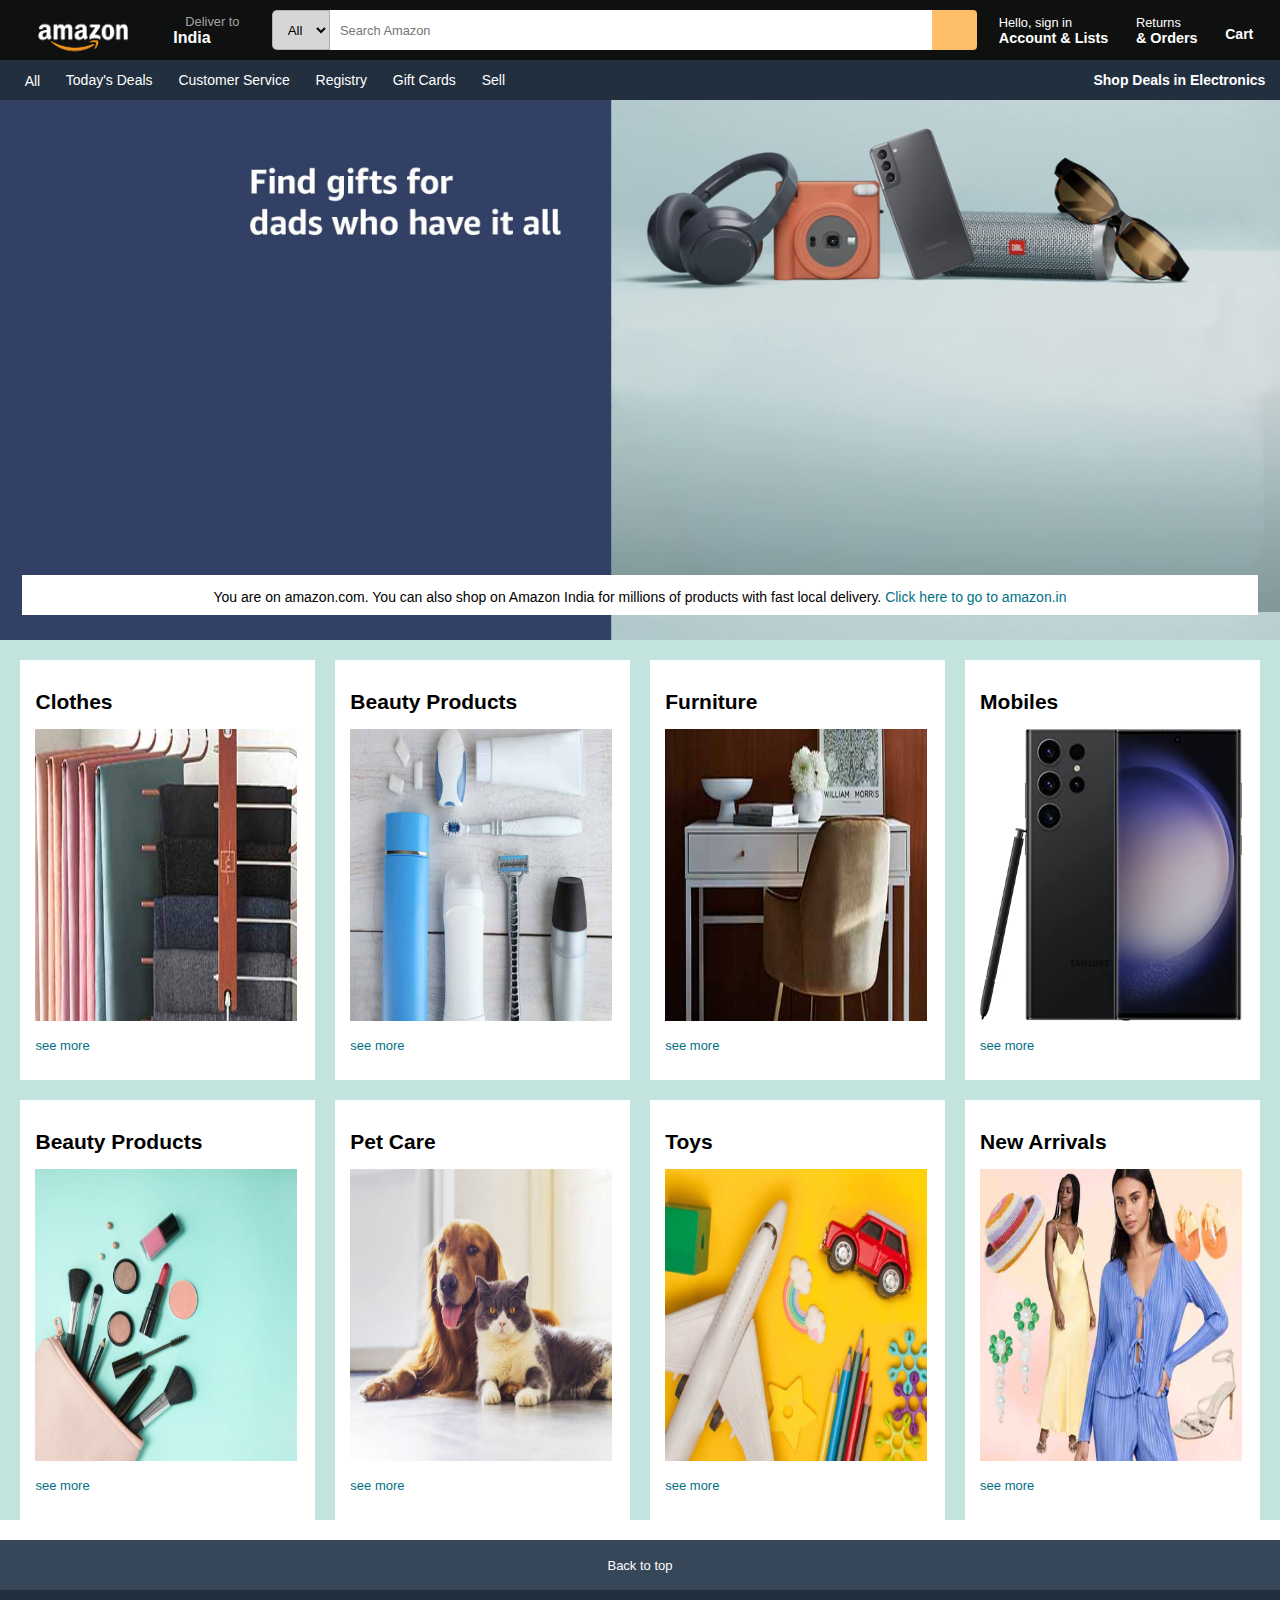
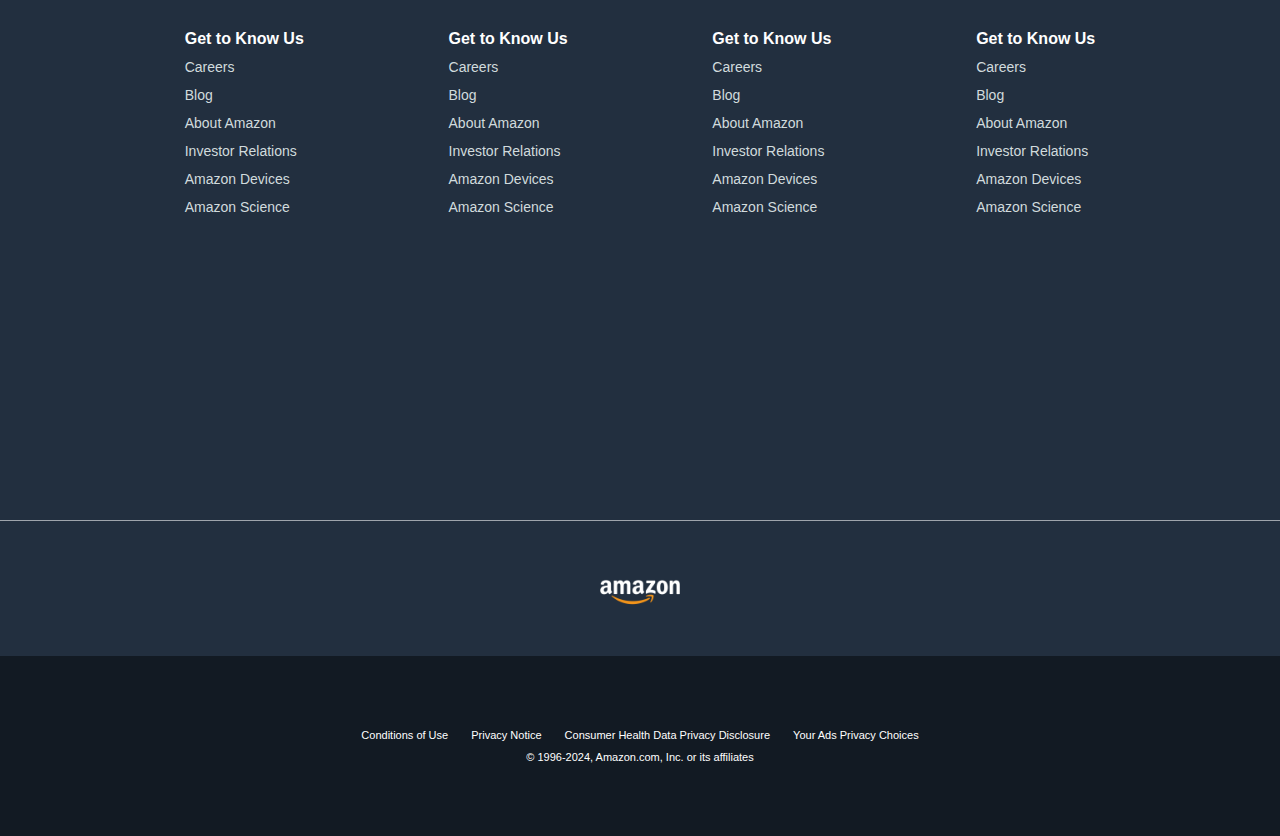
<file: index.html>
<!DOCTYPE html>
<html lang="en">
<head>
    <meta charset="UTF-8">
    <meta name="viewport" content="width=device-width, initial-scale=1.0">
    <title>Amazon</title>
    <link rel="stylesheet" href="https://cdnjs.cloudflare.com/ajax/libs/font-awesome/6.5.2/css/all.min.css" integrity="sha512-SnH5WK+bZxgPHs44uWIX+LLJAJ9/2PkPKZ5QiAj6Ta86w+fsb2TkcmfRyVX3pBnMFcV7oQPJkl9QevSCWr3W6A==" crossorigin="anonymous" referrerpolicy="no-referrer" />
    <link rel="stylesheet" href="style.css">
</head>
<body>
    <header>
        <div class="navbar">
            <div class="nav-logo">
                <div class="logo border">
                    <!-- <img src="./Amazon Clone (Resources)/amazon_logo.png" alt=""> -->
                </div>
            </div>
            <div class="nav-add border">
                <p class="add-first">Deliver to</p>
                <div class="add-icon">
                    <span><i class="fa-solid fa-location-dot"></i></span>
                    <p class="add-sec">India</p>
                </div>
            </div>
            <div class="nav-search">
                <select name="option1"  class="search-select optional">
                    <option value="all" selected>All</option>
                    <option value="">Home</option>
                </select>
                <input type="text" placeholder="Search Amazon" class="search-input optional">
                <div class="search-icon">
                    <div class="submit optional">
                        <button class="optional">
                            <i class="fa-solid fa-magnifying-glass"></i>
                        </button>
                    </div>
                </div>
            </div>
            <div class="nav-signin border">
                <p class="nav-first"><span>Hello, sign in</span></p>
                <p class="nav-second"><span>Account & Lists</span></p>
            </div>
            <div class="nav-order border">
                <p class="nav-first"><span>Returns</span></p>
                <p class="nav-second"><span>& Orders</span></p>
            </div>
            <div class="nav-cart border">
                <i class="fa-solid fa-cart-arrow-down"></i>
                Cart
            </div>
        </div>
        <div class="panel">
            <div class="panel-all border">
                <i class="fa-solid fa-bars"></i>
                All
            </div>
            <div class="panel-content">
                <a href="" class="border">Today's Deals</a>
                <a href="" class="border">Customer Service</a>
                <a href="" class="border">Registry</a>
                <a href="" class="border">Gift Cards</a>
                <a href="" class="border">Sell</a>
            </div>
            <div class="panel-deals border">
                Shop Deals in Electronics
            </div>
        </div>
    </header>

    <div class="hero-section">
        <div class="hero-msg">
            <p>You are on amazon.com. You can also shop on Amazon India for millions of products with fast local delivery. <a href="">Click here to go to amazon.in</a></p>
        </div>
    </div>
    <div class="cards">
        <div class="shop-section">
            <div class="box1 box">
                <h2>Clothes</h2>
                <div class="box-img">
                    <img src="./asserts/box1_image.jpg" alt="">
                </div>
                <p>see more</p>
            </div>
            <div class="box2 box">
                <h2>Beauty Products</h2>
                <div class="box-img">
                    <img src="./asserts/box2_image.jpg" alt="">
                </div>
                <p>see more</p>
            </div>
            <div class="box3 box">
                <h2>Furniture</h2>
                <div class="box-img">
                    <img src="./asserts/box3_image.jpg" alt="">
                </div>
                <p>see more</p>
            </div>
            <div class="box4 box">
                <h2>Mobiles</h2>
                <div class="box-img">
                    <img src="./asserts/box4_image.jpg" alt="">
                </div>
                <p>see more</p>
            </div>
            <div class="box1 box">
                <h2>Beauty Products</h2>
                <div class="box-img">
                    <img src="./asserts/box5_image.jpg" alt="">
                </div>
                <p>see more</p>
            </div>
            <div class="box2 box">
                <h2>Pet Care</h2>
                <div class="box-img">
                    <img src="./asserts/box6_image.jpg" alt="">
                </div>
                <p>see more</p>
            </div>
            <div class="box3 box">
                <h2>Toys</h2>
                <div class="box-img">
                    <img src="./asserts/box7_image.jpg" alt="">
                </div>
                <p>see more</p>
            </div>
            <div class="box4 box">
                <h2>New Arrivals</h2>
                <div class="box-img">
                    <img src="./asserts/box8_image.jpg" alt="">
                </div>
                <p>see more</p>
            </div>
        </div>
    </div>
    <footer>
        <div class="foot-panel1">
            Back to top
        </div>
        <div class="foot-panel2">
            <div class="foot-nav">
                <ul>
                    <p> Get to Know Us</p>
                    <li><a href="">Careers</a></li>
                    <li><a href="">Blog</a></li>
                    <li><a href="">About Amazon</a></li>
                    <li><a href="">Investor Relations</a></li>
                    <li><a href="">Amazon Devices</a></li>
                    <li><a href="">Amazon Science</a></li>
                 </ul>
            </div>
            <div class="foot-nav">
                <ul>
                    <p> Get to Know Us</p>
                    <li><a href="">Careers</a></li>
                    <li><a href="">Blog</a></li>
                    <li><a href="">About Amazon</a></li>
                    <li><a href="">Investor Relations</a></li>
                    <li><a href="">Amazon Devices</a></li>
                    <li><a href="">Amazon Science</a></li>
                 </ul>
            </div>
            <div class="foot-nav">
                <ul>
                    <p> Get to Know Us</p>
                    <li><a href="">Careers</a></li>
                    <li><a href="">Blog</a></li>
                    <li><a href="">About Amazon</a></li>
                    <li><a href="">Investor Relations</a></li>
                    <li><a href="">Amazon Devices</a></li>
                    <li><a href="">Amazon Science</a></li>
                 </ul>
            </div>
            <div class="foot-nav">
                <ul>
                    <p> Get to Know Us</p>
                    <li><a href="">Careers</a></li>
                    <li><a href="">Blog</a></li>
                    <li><a href="">About Amazon</a></li>
                    <li><a href="">Investor Relations</a></li>
                    <li><a href="">Amazon Devices</a></li>
                    <li><a href="">Amazon Science</a></li>
                 </ul>
            </div>
        </div>
        <div class="foot-panel3">
            <div class="logo2">
            </div>
        </div>
        <div class="foot-panel4">
            <div class="pages">
                <a href="">Conditions of Use</a>
                <a href="">Privacy Notice</a>
                <a href="">Consumer Health Data Privacy Disclosure</a>
                <a href="">Your Ads Privacy Choices</a>
            </div>
            <div class="copyright">
                © 1996-2024, Amazon.com, Inc. or its affiliates
            </div>
        </div>
    </footer>
</body>
</html>
</file>
<file: style.css>
*{
    margin: 0;
    padding: 0;
    border: border-box;
    font-family: Arial;
}
.navbar{
    height: 60px;
    background-color: #0F1111;
    color: white;
    display: flex;
    align-items: center;
    justify-content: space-evenly;
}
.nav-logo{
    height: 50px;
    width: 112px;
}
.logo{
    background-image: url("amazon_logo.png");
    background-size: cover;
    height: 50px;
    width: 100%;
    z-index: 1;
    /* margin-left: 10px;/*added*/
    /* padding-top: 5px;added */
}
.border{
    border: 1px solid transparent;
}
.border:hover{
    border: 1px solid white;
    cursor: pointer;
}

/* box2 */
.nav-add{
    padding: 6px;
}
.add-first{
    color: #cccc;
    font-size: 0.8rem;
    margin-left: 15px;
}
.add-sec{
    font-size: 1rem;
    font-weight: 600;
    margin-left: 3px;
}
.add-icon{
    display: flex;
    align-items: center;
}
.add-icon span{
    opacity: 0.8;
}

/* box3 */
.nav-search{
    display: flex;
    align-items: center;
    /* background-color: red; */
    width: 700px;
    height: 40px;
    justify-content: space-evenly;
    /* border-radius: 50px; */
    border-radius: 4px;
}
.search-icon button{
    background-color : #febd68;
}
.search-icon{
    height: 40px;
    width: 40px;
}
.optional{
    height: 40px;
}
.search-select{
    /* height: 3em;
    width: 8%; */
    text-align: center;
    border-radius: 5px 0 0 5px;
    border: none;
    cursor: pointer;
    background-color: #ffffffd4;
    border: 1px solid rgba(0, 0, 0, 0.176);
}
.search-input{
    width: 100%;
    height: 100%;
    border: none;
    font-size: 0.8rem;
    box-sizing: border-box;
    padding: 10px;
}
.search-icon button{
    width: 45px;
    border: none;
    cursor: pointer;
    font-size: 1.2rem;
    border-top-right-radius: 4px;
    border-bottom-right-radius: 4px;
    color: #0F1111;
}
.nav-search:hover{
    border: 2px solid orange;
}
/* box4 */
.nav-first{
    font-size: 0.8rem;
}
.nav-second{
    font-size: 0.9rem;
    font-weight: 700;
}
/* box5 */
.nav-cart i{
    font-size: 25px;
    
}
.nav-cart{
    font-size: 14px;
    font-weight: 700;
}
/* panel */
.panel{
    background-color: #222F3F;
    height: 40px;
    color: white;
    display: flex;
    align-items: center;
    justify-content: space-evenly;
    font-size: 14px;
    /* position: relative; */
}
.panel-all{
    padding: 10px;
    margin-left: 10px;
}
.panel-all i{
    font-size: 18px;
}
.panel-content{
    width: 80%;
}
.panel-content a{
    color: white;
    text-decoration: none;
    padding: 10px;
}
.panel-deals{
    /* position: absolute; */
    right: 30px;
    padding: 10px;
    font-weight: 700;
}

/* hero-section */
.hero-section{
    background-image: url("./asserts/hero_image.jpg");
    background-size: cover;
    /* background-repeat: no-repeat; */
    background-position: center 0;
    background-size: max(1200px, 100vw);
    height: 60vh;
    width: 100%;
    display: flex;
    justify-content: center;
    align-items: flex-end;
}
.hero-msg{
    color: black;
    height: 20px;
    width: 95%;
    background-color: white;
    display: flex;
    justify-content: center;
    align-items: flex-end;
    /* margin: auto; */
    font-size: 14px;
    padding: 10px;
    margin-bottom: 25px;
}
.hero-msg a{
    text-decoration: none;
    color: #007185;
}

/* shop-section */
.cards{
    background-color: #c3e4de;
}
.shop-section{
    display: flex;
    flex-wrap: wrap;
    justify-content: space-evenly;
    /* margin-top: 20px; */
}
.box{
    margin-top: 20px;
    height: 420px;
    width: 23%;
    /* border: 2px solid black; */
    background-color: #fff;
    box-sizing: border-box;
    overflow: hidden;
    padding: 30px 15px;
}
.box-img{
    width: 99%;
    height: 90%;
    position: relative;
}
.box-img img{
    width: 100%;
    height: 90%;
    position: absolute;
    top: 15px;
    /* border: 2px solid red; */
}

.box h2{
    font-size: 21px;
}
.box p{
    font-size: 13px;
    color: #007185;
}
/* footer */
footer{
    margin-top: 20px;
}
.foot-panel1{
    height: 50px;
    background-color: rgb(55,71,90);
    display: flex;
    justify-content: center;
    align-items: center;
    color: white;
    font-size: 13px;
}
.foot-panel2{
    background-color: #222F3F;
    height: 50vh;
    display: flex;
    justify-content: space-evenly;
    color: white;
    padding: 40px;
}
.foot-nav ul p{
    font-weight: 600;
    font-size: 16px;
}
.foot-nav a{
    color: white;
    text-decoration: none;
    font-size: 14px;
    color: #D1DBDD;
}
.foot-nav ul{
    list-style-type:none;
}
.foot-nav ul li{
    margin-top: 10px;
}
.foot-panel3{
    background-color: #222F3F;
    border-top: 0.5px solid rgba(255, 255, 255, 0.567);
    height: 15vh;
    display: flex;
    justify-content: center;
    align-items: center;
}
.logo2{
    background-image: url("amazon_logo.png");
    background-size: cover;
    height: 50px;
    width: 100px;
    z-index: 1;
}
.foot-panel4{
    height: 20vh;
    background-color: #121A23;
    color: white;
    font-size: 11px;
    display: flex;
    flex-direction: column;
    justify-content: center;
    align-items: center;
    gap: 10px;
}
.pages a{
    color: white;
    text-decoration: none;
    padding: 10px;
}
</file>
